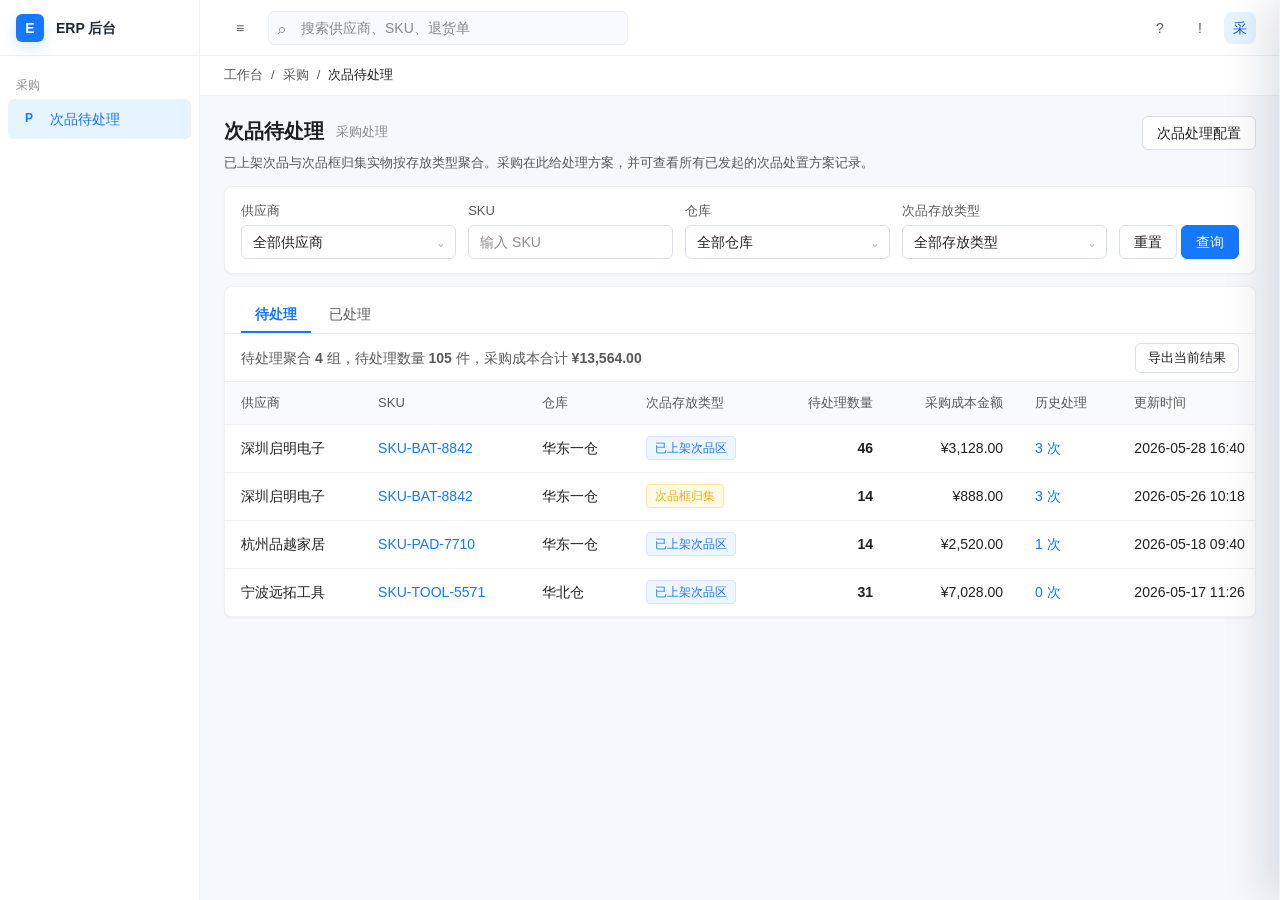
<file: index.html>
<!DOCTYPE html>
<html lang="zh-CN">
<head>
  <meta charset="UTF-8" />
  <meta name="viewport" content="width=device-width, initial-scale=1.0" />
  <title>次品待处理原型</title>
  <link rel="stylesheet" href="assets/tokens.css" />
  <link rel="stylesheet" href="./styles.css" />
</head>
<body>
  <div class="c-shell" data-component="ErpShell" data-collapsed="false">
    <aside class="c-shell__sider" aria-label="主导航">
      <div class="c-shell__brand">
        <span class="c-shell__brand-logo">E</span>
        <span class="c-shell__brand-text">ERP 后台</span>
      </div>
      <ul class="c-shell__menu" role="menu">
        <li class="c-shell__menu-group">采购</li>
        <li class="c-shell__menu-item c-shell__menu-item--active" role="menuitem">
          <span class="c-shell__menu-icon">P</span>
          <span>次品待处理</span>
        </li>
      </ul>
    </aside>

    <header class="c-shell__header">
      <button class="c-icon-btn" title="折叠菜单" data-action="collapse" type="button">≡</button>
      <div class="c-shell__header-search">
        <span class="c-shell__header-search-icon">⌕</span>
        <input class="input" data-field="global-search" placeholder="搜索供应商、SKU、退货单" />
      </div>
      <div class="c-shell__header-actions">
        <button class="c-icon-btn" title="帮助" type="button">?</button>
        <button class="c-icon-btn" title="通知" type="button">!</button>
        <div class="c-shell__avatar" title="采购用户">采</div>
      </div>
    </header>

    <nav class="c-shell__crumb" aria-label="面包屑">
      <a href="#">工作台</a>
      <span class="c-shell__crumb-sep">/</span>
      <span>采购</span>
      <span class="c-shell__crumb-sep">/</span>
      <span class="c-shell__crumb-current">次品待处理</span>
    </nav>

    <main class="c-shell__content">
      <header class="c-page-header" data-component="PageHeaderBar">
        <div>
          <h1 class="c-page-header__title">
            次品待处理
            <span class="c-page-header__title-extra">采购处理</span>
          </h1>
          <p class="c-page-header__desc">已上架次品与次品框归集实物按存放类型聚合。采购在此给处理方案，并可查看所有已发起的次品处置方案记录。</p>
        </div>
        <div class="c-page-header__actions">
          <button class="btn" data-action="open-config" type="button">次品处理配置</button>
        </div>
      </header>

      <section class="c-filter" data-component="QueryFilterBar">
        <div class="c-filter__row">
          <label class="c-filter__field">
            <span class="c-filter__label">供应商</span>
            <div class="c-select" data-select="supplier" data-value="">
              <button class="c-select__trigger" type="button" data-action="toggle-select">全部供应商</button>
              <div class="c-select__menu">
                <button class="c-select__option c-select__option--active" type="button" data-value="">全部供应商</button>
                <button class="c-select__option" type="button" data-value="深圳启明电子">深圳启明电子</button>
                <button class="c-select__option" type="button" data-value="杭州品越家居">杭州品越家居</button>
                <button class="c-select__option" type="button" data-value="宁波远拓工具">宁波远拓工具</button>
              </div>
            </div>
          </label>
          <label class="c-filter__field">
            <span class="c-filter__label">SKU</span>
            <input class="input" data-field="sku-filter" placeholder="输入 SKU" />
          </label>
          <label class="c-filter__field">
            <span class="c-filter__label">仓库</span>
            <div class="c-select" data-select="warehouse" data-value="">
              <button class="c-select__trigger" type="button" data-action="toggle-select">全部仓库</button>
              <div class="c-select__menu">
                <button class="c-select__option c-select__option--active" type="button" data-value="">全部仓库</button>
                <button class="c-select__option" type="button" data-value="华东一仓">华东一仓</button>
                <button class="c-select__option" type="button" data-value="华南二仓">华南二仓</button>
                <button class="c-select__option" type="button" data-value="华北仓">华北仓</button>
              </div>
            </div>
          </label>
          <label class="c-filter__field">
            <span class="c-filter__label">次品存放类型</span>
            <div class="c-select" data-select="source" data-value="">
              <button class="c-select__trigger" type="button" data-action="toggle-select">全部存放类型</button>
              <div class="c-select__menu">
                <button class="c-select__option c-select__option--active" type="button" data-value="">全部存放类型</button>
                <button class="c-select__option" type="button" data-value="putaway">已上架次品区</button>
                <button class="c-select__option" type="button" data-value="temporary">次品框归集</button>
              </div>
            </div>
          </label>
          <div class="c-filter__field c-filter__actions">
            <button class="btn" data-action="reset-filter" type="button">重置</button>
            <button class="btn btn--primary" data-action="query-filter" type="button">查询</button>
          </div>
        </div>
      </section>

      <section class="c-table-panel" data-component="DataTablePanel">
        <div class="c-tabs c-tabs--panel" role="tablist" aria-label="次品处理池数据视图">
          <button class="c-tabs__item c-tabs__item--active" data-pool-tab="pending" type="button" role="tab" aria-selected="true">待处理</button>
          <button class="c-tabs__item" data-pool-tab="records" type="button" role="tab" aria-selected="false">已处理</button>
        </div>
        <div class="c-table-panel__toolbar">
          <div class="c-table-panel__summary" data-role="table-summary">待处理聚合 <strong>4</strong> 组，待处理数量 <strong>105</strong> 件，采购成本合计 <strong>¥13,564.00</strong></div>
          <div class="c-table-panel__tools">
            <button class="btn btn--sm" type="button">导出当前结果</button>
          </div>
        </div>
        <div class="c-table-scroll" data-pool-panel="pending">
        <table class="c-table c-table--wide">
          <thead>
            <tr>
              <th>供应商</th>
              <th>SKU</th>
              <th>仓库</th>
              <th>次品存放类型</th>
              <th class="c-table__cell--num">待处理数量</th>
              <th class="c-table__cell--num">采购成本金额</th>
              <th>历史处理</th>
              <th>更新时间</th>
              <th class="c-table__cell--actions">操作</th>
            </tr>
          </thead>
          <tbody data-role="pending-body">
            <tr data-row="pending" data-source="putaway" data-defective-qty="46" data-total-cost="3128" data-supplier="深圳启明电子" data-sku="SKU-BAT-8842" data-warehouse="华东一仓" data-history-count="3">
              <td>深圳启明电子</td>
              <td><a class="link" data-action="open-pending-detail">SKU-BAT-8842</a></td>
              <td>华东一仓</td>
              <td><span class="tag tag--processing">已上架次品区</span></td>
              <td class="c-table__cell--num"><strong>46</strong></td>
              <td class="c-table__cell--num">¥3,128.00</td>
              <td><a class="link" data-action="open-history">3 次</a></td>
              <td>2026-05-28 16:40</td>
              <td class="c-table__cell--actions"><a class="link" data-action="open-plan">处理方案</a></td>
            </tr>
            <tr data-row="pending" data-source="temporary" data-defective-qty="14" data-total-cost="888" data-supplier="深圳启明电子" data-sku="SKU-BAT-8842" data-warehouse="华东一仓" data-history-count="3">
              <td>深圳启明电子</td>
              <td><a class="link" data-action="open-pending-detail">SKU-BAT-8842</a></td>
              <td>华东一仓</td>
              <td><span class="tag tag--warning">次品框归集</span></td>
              <td class="c-table__cell--num"><strong>14</strong></td>
              <td class="c-table__cell--num">¥888.00</td>
              <td><a class="link" data-action="open-history">3 次</a></td>
              <td>2026-05-26 10:18</td>
              <td class="c-table__cell--actions"><a class="link" data-action="open-plan">处理方案</a></td>
            </tr>
            <tr data-row="pending" data-source="putaway" data-defective-qty="14" data-total-cost="2520" data-supplier="杭州品越家居" data-sku="SKU-PAD-7710" data-warehouse="华东一仓" data-history-count="1">
              <td>杭州品越家居</td>
              <td><a class="link" data-action="open-pending-detail">SKU-PAD-7710</a></td>
              <td>华东一仓</td>
              <td><span class="tag tag--processing">已上架次品区</span></td>
              <td class="c-table__cell--num"><strong>14</strong></td>
              <td class="c-table__cell--num">¥2,520.00</td>
              <td><a class="link" data-action="open-history">1 次</a></td>
              <td>2026-05-18 09:40</td>
              <td class="c-table__cell--actions"><a class="link" data-action="open-plan">处理方案</a></td>
            </tr>
            <tr data-row="pending" data-source="putaway" data-defective-qty="31" data-total-cost="7028" data-supplier="宁波远拓工具" data-sku="SKU-TOOL-5571" data-warehouse="华北仓" data-history-count="0">
              <td>宁波远拓工具</td>
              <td><a class="link" data-action="open-pending-detail">SKU-TOOL-5571</a></td>
              <td>华北仓</td>
              <td><span class="tag tag--processing">已上架次品区</span></td>
              <td class="c-table__cell--num"><strong>31</strong></td>
              <td class="c-table__cell--num">¥7,028.00</td>
              <td><a class="link" data-action="open-history">0 次</a></td>
              <td>2026-05-17 11:26</td>
              <td class="c-table__cell--actions"><a class="link" data-action="open-plan">处理方案</a></td>
            </tr>
            <tr class="empty-row" data-role="empty-row" hidden>
              <td colspan="9">
                <div class="empty-state">暂无符合条件的次品待处理数据</div>
              </td>
            </tr>
          </tbody>
        </table>
        </div>
        <div class="c-table-scroll" data-pool-panel="records" hidden>
          <table class="c-table c-table--wide">
            <thead>
              <tr>
                <th>处置记录号</th>
                <th>发起时间</th>
                <th>供应商</th>
                <th>SKU</th>
                <th>仓库</th>
                <th>次品存放类型</th>
                <th>处置方案</th>
                <th class="c-table__cell--num">处置数量</th>
                <th>关联单据</th>
                <th>状态</th>
              </tr>
            </thead>
            <tbody>
              <tr>
                <td><a class="link">DP260528001</a></td>
                <td>2026-05-28 16:40</td>
                <td>深圳启明电子</td>
                <td>SKU-BAT-8842</td>
                <td>华东一仓</td>
                <td><span class="tag tag--processing">已上架次品区</span></td>
                <td>返修 / 返修入库</td>
                <td class="c-table__cell--num">30</td>
                <td><a class="link">RX260528001</a></td>
                <td><span class="tag tag--success">已完成</span></td>
              </tr>
              <tr>
                <td><a class="link">DP260526009</a></td>
                <td>2026-05-26 10:18</td>
                <td>深圳启明电子</td>
                <td>SKU-BAT-8842</td>
                <td>华东一仓</td>
                <td><span class="tag tag--warning">次品框归集</span></td>
                <td>返修 / 返修换货</td>
                <td class="c-table__cell--num">14</td>
                <td><a class="link">RX260526009</a></td>
                <td><span class="tag tag--processing">返修中</span></td>
              </tr>
              <tr>
                <td><a class="link">DP260518016</a></td>
                <td>2026-05-18 09:40</td>
                <td>杭州品越家居</td>
                <td>SKU-PAD-7710</td>
                <td>华东一仓</td>
                <td><span class="tag tag--processing">已上架次品区</span></td>
                <td>报损</td>
                <td class="c-table__cell--num">28</td>
                <td><a class="link">BS260518016</a></td>
                <td><span class="tag tag--success">已完成</span></td>
              </tr>
              <tr>
                <td><a class="link">DP260517003</a></td>
                <td>2026-05-17 11:26</td>
                <td>宁波远拓工具</td>
                <td>SKU-TOOL-5571</td>
                <td>华北仓</td>
                <td><span class="tag tag--processing">已上架次品区</span></td>
                <td>返修 / 返修换货</td>
                <td class="c-table__cell--num">26</td>
                <td><a class="link">RX260517003</a></td>
                <td><span class="tag tag--default">已取消</span></td>
              </tr>
              <tr>
                <td><a class="link">DP260514002</a></td>
                <td>2026-05-14 15:06</td>
                <td>广州蓝森户外</td>
                <td>SKU-CAMP-1208</td>
                <td>华南二仓</td>
                <td><span class="tag tag--warning">次品框归集</span></td>
                <td>报损</td>
                <td class="c-table__cell--num">18</td>
                <td><a class="link">BS260514002</a></td>
                <td><span class="tag tag--processing">审核中</span></td>
              </tr>
            </tbody>
          </table>
        </div>
      </section>
    </main>
  </div>

  <div class="c-drawer-mask" data-action="close-drawer"></div>
  <aside class="c-drawer" data-component="DetailDrawer" data-open="false" role="dialog" aria-labelledby="drawer-title">
    <div class="c-drawer__head">
      <h2 class="c-drawer__title" id="drawer-title">次品待处理详情</h2>
      <button class="c-icon-btn" data-action="close-drawer" title="关闭" type="button">×</button>
    </div>
    <div class="c-drawer__meta">
      <span class="tag tag--warning">次品库存</span>
      <span>待采购处理</span>
    </div>
    <nav class="c-drawer__tabs">
      <button class="c-drawer__tab" aria-selected="true" data-tab="stock" type="button">库存来源</button>
      <button class="c-drawer__tab" aria-selected="false" data-tab="log" type="button">操作日志</button>
    </nav>
    <div class="c-drawer__body">
      <div data-tab-pane="stock">
        <table class="c-table">
          <thead>
            <tr><th>退货收货单</th><th>收货时间</th><th class="c-table__cell--num">数量</th></tr>
          </thead>
          <tbody>
            <tr><td>RT-IN-20260520-0089</td><td>2026-05-20 15:12</td><td class="c-table__cell--num">12</td></tr>
            <tr><td>RT-IN-20260521-0034</td><td>2026-05-21 11:30</td><td class="c-table__cell--num">18</td></tr>
            <tr><td>RT-IN-20260522-0017</td><td>2026-05-22 09:14</td><td class="c-table__cell--num">16</td></tr>
          </tbody>
        </table>
      </div>
      <div data-tab-pane="log" hidden>
        <ul class="c-timeline">
          <li class="c-timeline__item">
            <div class="c-timeline__time">2026-05-22 09:14:22</div>
            <div class="c-timeline__title">次品区库存新增</div>
            <div class="c-timeline__detail">仓库质检为次品后按配置上架到次品区，库存属性为不可用。</div>
          </li>
        </ul>
      </div>
    </div>
    <footer class="c-drawer__foot">
      <button class="btn" data-action="close-drawer" type="button">关闭</button>
    </footer>
  </aside>

  <div class="c-modal-mask" data-action="close-modal"></div>
  <section class="c-modal c-modal--wide" data-component="CreateModal" data-open="false" role="dialog" aria-labelledby="modal-title">
    <header class="c-modal__head">
      <h2 id="modal-title">弹窗</h2>
      <button class="c-icon-btn" data-action="close-modal" title="关闭" type="button">×</button>
    </header>
    <div class="c-modal__body" id="modal-body"></div>
    <footer class="c-modal__foot">
      <button class="btn" data-action="close-modal" type="button">取消</button>
      <button class="btn btn--primary" data-action="confirm-modal" type="button">确认</button>
    </footer>
  </section>

  <div class="toast" data-visible="false">已保存</div>
  <script src="./script.js"></script>
</body>
</html>
</file>
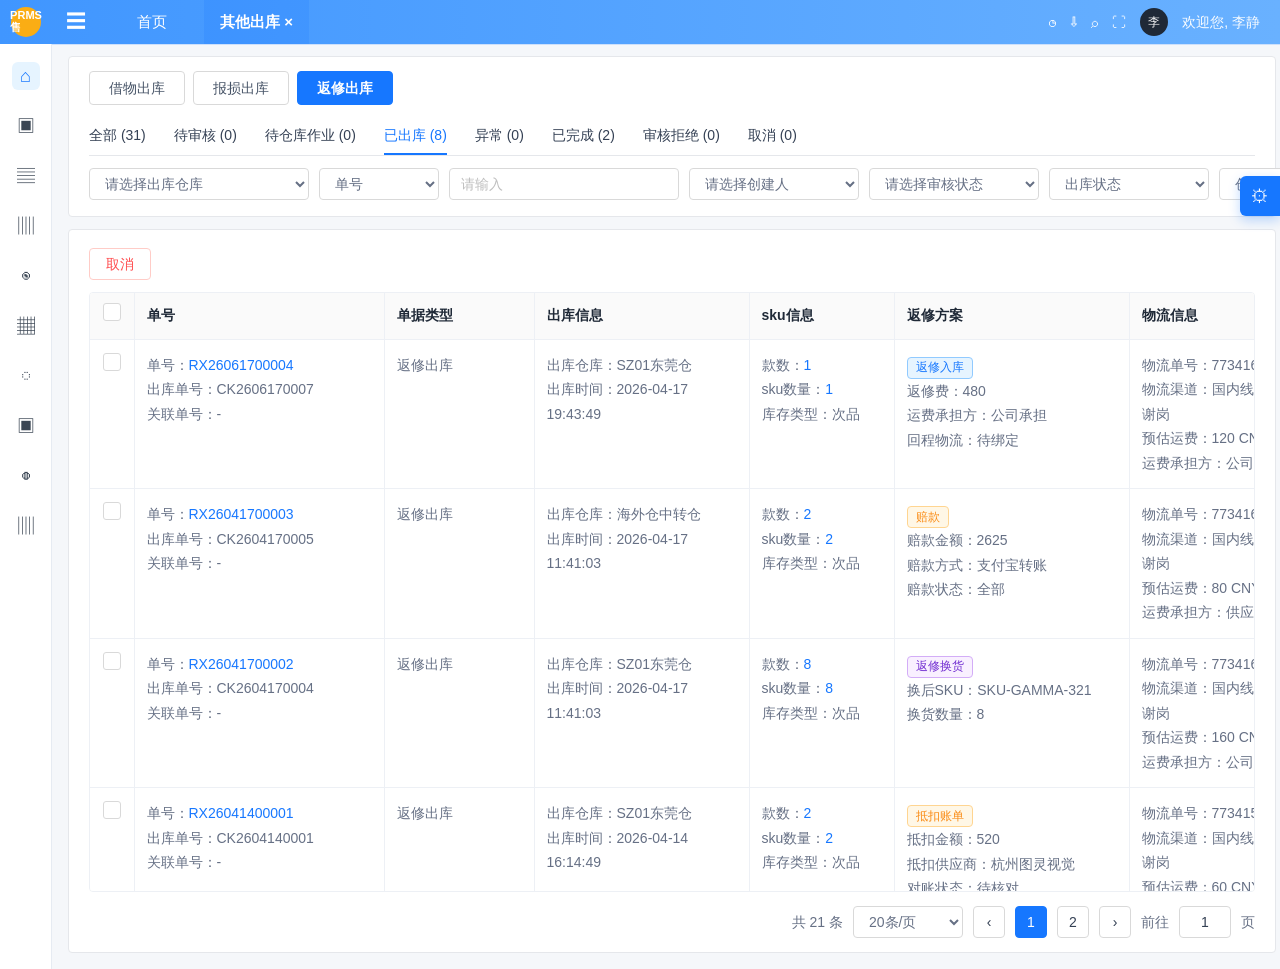
<file: other-outbound-repair/index.html>
<!doctype html>
<html lang="zh-CN">
<head>
  <meta charset="UTF-8" />
  <meta name="viewport" content="width=device-width, initial-scale=1.0" />
  <title>其他出库 - 返修出库</title>
  <style>
    :root {
      --primary: #1677ff;
      --primary-hover: #4096ff;
      --danger: #ff4d4f;
      --warning: #faad14;
      --purple: #722ed1;
      --text: #1f2937;
      --sub: #667085;
      --border: #d9d9d9;
      --line: #edf0f5;
      --bg: #f5f7fa;
      --header: #4096ff;
    }
    * { box-sizing: border-box; }
    body {
      margin: 0;
      background: var(--bg);
      color: var(--text);
      font-family: -apple-system, BlinkMacSystemFont, "Segoe UI", "PingFang SC", "Microsoft YaHei", Arial, sans-serif;
      font-size: 14px;
      line-height: 1.5715;
    }
    button, input, select { font: inherit; }
    .topbar {
      height: 44px;
      background: linear-gradient(90deg, #4096ff 0%, #69b1ff 100%);
      color: #fff;
      display: flex;
      align-items: center;
      box-shadow: 0 1px 0 rgba(22, 119, 255, .18);
    }
    .brand {
      width: 52px;
      height: 44px;
      display: flex;
      align-items: center;
      justify-content: center;
    }
    .brand-badge {
      width: 30px;
      height: 30px;
      border-radius: 50%;
      background: #faad14;
      display: flex;
      align-items: center;
      justify-content: center;
      font-size: 11px;
      font-weight: 700;
      line-height: 1.05;
    }
    .menu-toggle {
      width: 48px;
      text-align: center;
      font-size: 20px;
    }
    .main-nav {
      height: 44px;
      display: flex;
      align-items: stretch;
    }
    .main-nav a {
      min-width: 104px;
      padding: 0 16px;
      color: #fff;
      text-decoration: none;
      display: flex;
      align-items: center;
      justify-content: center;
      font-size: 15px;
    }
    .main-nav a.active {
      background: rgba(22, 119, 255, .18);
      font-weight: 600;
    }
    .top-actions {
      margin-left: auto;
      display: flex;
      align-items: center;
      gap: 14px;
      padding-right: 20px;
      color: rgba(255,255,255,.95);
    }
    .avatar {
      width: 28px;
      height: 28px;
      border-radius: 50%;
      background: #1f2937;
      display: inline-flex;
      align-items: center;
      justify-content: center;
      font-size: 12px;
    }
    .layout {
      display: grid;
      grid-template-columns: 52px minmax(1240px, 1fr);
      min-height: calc(100vh - 44px);
    }
    .sidebar {
      background: #fff;
      border-right: 1px solid #e6ebf2;
      padding-top: 18px;
      display: flex;
      flex-direction: column;
      align-items: center;
      gap: 22px;
    }
    .side-icon {
      width: 28px;
      height: 28px;
      color: #3b4654;
      display: flex;
      align-items: center;
      justify-content: center;
      border-radius: 6px;
      font-size: 18px;
    }
    .side-icon.active {
      background: #e6f4ff;
      color: var(--primary);
    }
    .content {
      padding: 12px 16px 16px;
      overflow-x: auto;
    }
    .card {
      background: #fff;
      border-radius: 4px;
      box-shadow: none;
      border: 1px solid #e5e7eb;
    }
    .filter-card {
      padding: 14px 20px 16px;
      margin-bottom: 12px;
    }
    .biz-tabs {
      display: flex;
      align-items: center;
      gap: 8px;
      margin-bottom: 12px;
    }
    .biz-tab {
      height: 34px;
      min-width: 96px;
      padding: 0 18px;
      border: 1px solid var(--border);
      background: #fff;
      color: #475467;
      border-radius: 4px;
      cursor: pointer;
      transition: all .18s;
    }
    .biz-tab:hover {
      color: var(--primary);
      border-color: var(--primary-hover);
    }
    .biz-tab.active {
      background: var(--primary);
      border-color: var(--primary);
      color: #fff;
      font-weight: 600;
    }
    .state-tabs {
      display: flex;
      align-items: center;
      gap: 28px;
      min-height: 38px;
      border-bottom: 1px solid #e5e7eb;
      margin-bottom: 12px;
      overflow-x: auto;
      white-space: nowrap;
    }
    .state-tab {
      height: 38px;
      color: #344054;
      cursor: pointer;
      border-bottom: 2px solid transparent;
      display: flex;
      align-items: center;
      transition: all .18s;
    }
    .state-tab:hover { color: var(--primary); }
    .state-tab.active {
      color: var(--primary);
      border-bottom-color: var(--primary);
      font-weight: 500;
    }
    .filters {
      display: grid;
      grid-template-columns: 220px 120px 230px 170px 170px 160px 160px minmax(230px, 1fr) auto auto;
      gap: 10px;
      align-items: center;
    }
    .input, .select {
      width: 100%;
      height: 32px;
      border: 1px solid var(--border);
      border-radius: 4px;
      background: #fff;
      color: #344054;
      padding: 0 11px;
      outline: none;
      transition: border-color .18s, box-shadow .18s;
    }
    textarea.input {
      height: 72px;
      padding: 8px 11px;
      resize: none;
    }
    .input:focus, .select:focus, .date-range:focus-within {
      border-color: var(--primary);
      box-shadow: 0 0 0 2px rgba(22, 119, 255, .1);
    }
    .input::placeholder { color: #bfbfbf; }
    .select { color: #667085; }
    .date-range {
      display: grid;
      grid-template-columns: 1fr 24px 1fr;
      align-items: center;
      border: 1px solid var(--border);
      border-radius: 4px;
      height: 32px;
      padding: 0 10px;
      color: #98a2b3;
      transition: border-color .18s, box-shadow .18s;
    }
    .date-range input {
      border: 0;
      outline: 0;
      min-width: 0;
      color: #344054;
    }
    .btn {
      height: 32px;
      border: 1px solid var(--border);
      border-radius: 4px;
      padding: 0 16px;
      background: #fff;
      color: #344054;
      cursor: pointer;
      white-space: nowrap;
      transition: all .18s;
    }
    .btn:hover {
      color: var(--primary);
      border-color: var(--primary-hover);
    }
    .btn.primary {
      background: var(--primary);
      border-color: var(--primary);
      color: #fff;
      box-shadow: 0 2px 0 rgba(5, 145, 255, .1);
    }
    .btn.primary:hover {
      background: var(--primary-hover);
      border-color: var(--primary-hover);
      color: #fff;
    }
    .btn.danger-light {
      color: var(--danger);
      background: #fff;
      border-color: #ffccc7;
    }
    .table-card { padding: 18px 20px 14px; }
    .toolbar {
      display: flex;
      gap: 10px;
      margin-bottom: 12px;
    }
    .table-wrap {
      border: 1px solid var(--line);
      border-radius: 4px;
      overflow: auto;
      max-height: calc(100vh - 300px);
      background: #fff;
    }
    table {
      width: 100%;
      min-width: 1780px;
      border-collapse: collapse;
      table-layout: fixed;
    }
    th, td {
      border-right: 1px solid var(--line);
      border-bottom: 1px solid var(--line);
      padding: 13px 12px;
      vertical-align: top;
      text-align: left;
      line-height: 1.75;
      color: #667085;
      word-break: break-word;
    }
    th {
      position: sticky;
      top: 0;
      z-index: 1;
      height: 44px;
      padding: 10px 12px;
      color: #1f2937;
      font-weight: 600;
      background: #fafafa;
    }
    tr:hover td { background: #fafcff; }
    .check-col { width: 44px; text-align: center; }
    .order-col { width: 250px; }
    .type-col { width: 150px; }
    .warehouse-col { width: 215px; }
    .sku-col { width: 145px; }
    .solution-col { width: 235px; }
    .logistics-col { width: 225px; }
    .receiver-col { width: 260px; }
    .other-col { width: 210px; }
    .time-col { width: 250px; }
    .action-col { width: 130px; text-align: center; }
    .link, .action-link {
      color: var(--primary);
      text-decoration: none;
      cursor: pointer;
    }
    .link:hover, .action-link:hover { color: var(--primary-hover); }
    .action-link {
      display: inline-block;
      border: 0;
      background: transparent;
      padding: 0;
      line-height: 1.9;
    }
    .status-tag, .solution-tag {
      display: inline-flex;
      align-items: center;
      height: 22px;
      padding: 0 8px;
      border-radius: 4px;
      font-size: 12px;
      background: #e6f4ff;
      color: var(--primary);
      border: 1px solid #91caff;
      margin-top: 4px;
    }
    .solution-tag.refund {
      color: #fa8c16;
      background: #fff7e6;
      border-color: #ffd591;
    }
    .solution-tag.exchange {
      color: var(--purple);
      background: #f9f0ff;
      border-color: #d3adf7;
    }
    .settlement-card {
      margin-top: 12px;
      padding: 12px 14px;
      border: 1px solid #d6e4ff;
      border-radius: 4px;
      background: #f0f5ff;
      color: #475467;
      line-height: 1.8;
    }
    .settlement-card strong { color: #1f2937; }
    .checkbox {
      width: 18px;
      height: 18px;
      border: 1px solid #d9d9d9;
      border-radius: 3px;
      display: inline-block;
      background: #fff;
    }
    .pagination {
      display: flex;
      justify-content: flex-end;
      align-items: center;
      gap: 10px;
      padding-top: 14px;
      color: #667085;
    }
    .page-btn {
      min-width: 32px;
      height: 32px;
      border: 1px solid var(--border);
      background: #fff;
      color: #344054;
      border-radius: 4px;
      cursor: pointer;
    }
    .page-btn.active {
      background: var(--primary);
      color: #fff;
      border-color: var(--primary);
    }
    .setting-float {
      position: fixed;
      right: 0;
      top: 176px;
      width: 40px;
      height: 40px;
      border-radius: 6px 0 0 6px;
      background: var(--primary);
      color: #fff;
      display: flex;
      align-items: center;
      justify-content: center;
      font-size: 18px;
      box-shadow: 0 4px 12px rgba(22, 119, 255, .28);
    }
    .modal-mask {
      position: fixed;
      inset: 0;
      z-index: 20;
      display: none;
      align-items: center;
      justify-content: center;
      background: rgba(15, 23, 42, .45);
      padding: 24px;
    }
    .modal-mask.open { display: flex; }
    .modal {
      width: 560px;
      max-height: calc(100vh - 56px);
      background: #fff;
      border-radius: 6px;
      box-shadow: 0 12px 32px rgba(15, 23, 42, .22);
      display: flex;
      flex-direction: column;
      overflow: hidden;
    }
    .modal.wide { width: 980px; }
    .modal.detail { width: 1120px; }
    .modal-header {
      height: 56px;
      padding: 0 24px;
      display: flex;
      align-items: center;
      justify-content: space-between;
      border-bottom: 1px solid #f0f0f0;
      font-weight: 600;
      font-size: 16px;
    }
    .modal-close {
      border: 0;
      background: transparent;
      color: #667085;
      font-size: 20px;
      cursor: pointer;
    }
    .modal-body {
      padding: 22px 24px;
      overflow: auto;
    }
    .modal-footer {
      padding: 12px 24px;
      display: flex;
      justify-content: flex-end;
      gap: 10px;
      border-top: 1px solid #f0f0f0;
      background: #fff;
    }
    .form-grid {
      display: grid;
      grid-template-columns: repeat(2, minmax(0, 1fr));
      gap: 16px 24px;
      align-items: start;
    }
    .form-grid.three { grid-template-columns: repeat(3, minmax(0, 1fr)); }
    .form-item label {
      display: block;
      margin-bottom: 6px;
      color: #344054;
    }
    .required::before {
      content: "*";
      color: var(--danger);
      margin-right: 4px;
    }
    .form-section {
      margin-top: 18px;
      padding: 18px;
      border: 1px solid var(--line);
      border-radius: 6px;
      background: #fff;
    }
    .section-title {
      margin: 0 0 14px;
      color: #1f2937;
      font-weight: 600;
    }
    .hidden { display: none !important; }
    .upload-row {
      display: grid;
      grid-template-columns: 80px 118px;
      gap: 10px;
      align-items: center;
    }
    .upload-hint {
      color: #98a2b3;
      font-size: 12px;
      text-align: right;
    }
    .upload-box {
      width: 118px;
      height: 96px;
      border: 1px dashed #d9d9d9;
      border-radius: 4px;
      display: flex;
      flex-direction: column;
      align-items: center;
      justify-content: center;
      color: var(--primary);
      background: #fff;
      cursor: pointer;
    }
    .upload-icon {
      color: #344054;
      font-size: 22px;
      margin-bottom: 6px;
    }
    .refund-line {
      display: grid;
      grid-template-columns: 1fr 1fr 32px;
      gap: 12px;
      align-items: end;
      margin-bottom: 10px;
    }
    .add-refund {
      color: var(--primary);
      cursor: pointer;
      display: inline-flex;
      align-items: center;
      gap: 6px;
      margin: 4px 0 16px 50%;
    }
    .detail-summary {
      display: grid;
      grid-template-columns: repeat(3, minmax(0, 1fr));
      gap: 12px 28px;
      margin-bottom: 18px;
      color: #475467;
    }
    .detail-summary span {
      color: #667085;
      margin-right: 6px;
    }
    .detail-table {
      width: 100%;
      min-width: 0;
      table-layout: fixed;
      border: 1px solid var(--line);
      border-radius: 4px;
      overflow: hidden;
    }
    .detail-table th,
    .detail-table td {
      padding: 14px 12px;
      text-align: center;
      vertical-align: middle;
    }
    .detail-table th:first-child,
    .detail-table td:first-child {
      width: 80px;
    }
    .detail-table .select {
      display: inline-flex;
      width: 280px;
      align-items: center;
      justify-content: center;
    }
    .toast {
      position: fixed;
      top: 62px;
      left: 50%;
      transform: translateX(-50%);
      z-index: 40;
      display: none;
      padding: 8px 14px;
      border-radius: 4px;
      background: #f6ffed;
      color: #389e0d;
      border: 1px solid #b7eb8f;
      box-shadow: 0 6px 16px rgba(15, 23, 42, .12);
    }
    .toast.show { display: block; }
  </style>
</head>
<body>
  <header class="topbar">
    <div class="brand"><div class="brand-badge">PRMS<br>售</div></div>
    <div class="menu-toggle">☰</div>
    <nav class="main-nav">
      <a href="#">首页</a>
      <a class="active" href="#">其他出库 ×</a>
    </nav>
    <div class="top-actions">
      <span>◷</span>
      <span>⇩</span>
      <span>⌕</span>
      <span>⛶</span>
      <span class="avatar">李</span>
      <span>欢迎您, 李静</span>
    </div>
  </header>

  <div class="layout">
    <aside class="sidebar">
      <div class="side-icon active">⌂</div>
      <div class="side-icon">▣</div>
      <div class="side-icon">▤</div>
      <div class="side-icon">▥</div>
      <div class="side-icon">◉</div>
      <div class="side-icon">▦</div>
      <div class="side-icon">◌</div>
      <div class="side-icon">▣</div>
      <div class="side-icon">◍</div>
      <div class="side-icon">▥</div>
    </aside>

    <main class="content">
      <section class="card filter-card">
        <div class="biz-tabs">
          <button class="biz-tab">借物出库</button>
          <button class="biz-tab">报损出库</button>
          <button class="biz-tab active">返修出库</button>
        </div>

        <div class="state-tabs">
          <div class="state-tab">全部 (31)</div>
          <div class="state-tab">待审核 (0)</div>
          <div class="state-tab">待仓库作业 (0)</div>
          <div class="state-tab active">已出库 (8)</div>
          <div class="state-tab">异常 (0)</div>
          <div class="state-tab">已完成 (2)</div>
          <div class="state-tab">审核拒绝 (0)</div>
          <div class="state-tab">取消 (0)</div>
        </div>

        <div class="filters">
          <select class="select"><option>请选择出库仓库</option><option>SZ01东莞仓</option><option>海外仓中转仓</option></select>
          <select class="select"><option>单号</option><option>SKU</option><option>供应商</option></select>
          <input class="input" placeholder="请输入" />
          <select class="select"><option>请选择创建人</option><option>张晶</option><option>李静</option></select>
          <select class="select"><option>请选择审核状态</option><option>待审核</option><option>审核通过</option></select>
          <select class="select"><option>出库状态</option><option>待仓库作业</option><option>已出库</option><option>异常</option><option>已完成</option></select>
          <select class="select"><option>创建时间</option><option>更新时间</option></select>
          <div class="date-range"><input placeholder="开始日期" /><span>-</span><input placeholder="结束日期" /></div>
          <button class="btn primary">搜索</button>
          <button class="btn">重置</button>
        </div>
      </section>

      <section class="card table-card">
        <div class="toolbar">
          <button class="btn danger-light">取消</button>
        </div>

        <div class="table-wrap">
          <table>
            <thead>
              <tr>
                <th class="check-col"><span class="checkbox"></span></th>
                <th class="order-col">单号</th>
                <th class="type-col">单据类型</th>
                <th class="warehouse-col">出库信息</th>
                <th class="sku-col">sku信息</th>
                <th class="solution-col">返修方案</th>
                <th class="logistics-col">物流信息</th>
                <th class="receiver-col">收件人信息</th>
                <th class="other-col">其他</th>
                <th class="time-col">时间</th>
                <th class="action-col">操作</th>
              </tr>
            </thead>
            <tbody id="tableBody"></tbody>
          </table>
        </div>
        <div class="pagination">
          <span>共 21 条</span>
          <select class="select" style="width:110px;min-width:110px"><option>20条/页</option></select>
          <button class="page-btn">‹</button>
          <button class="page-btn active">1</button>
          <button class="page-btn">2</button>
          <button class="page-btn">›</button>
          <span>前往</span>
          <input class="input" style="width:52px;min-width:52px;text-align:center" value="1" />
          <span>页</span>
        </div>
      </section>
    </main>
  </div>

  <div class="setting-float">⚙</div>
  <div class="toast" id="toast">已保存</div>

  <div class="modal-mask" id="logisticsModal">
    <div class="modal">
      <div class="modal-header">
        <span>绑定物流单</span>
        <button class="modal-close" data-close="logisticsModal">×</button>
      </div>
      <div class="modal-body">
        <div class="form-grid">
          <div class="form-item">
            <label>单号</label>
            <input class="input" id="logisticsOrderNo" disabled />
          </div>
          <div class="form-item">
            <label>供应商</label>
            <input class="input" id="logisticsVendor" disabled />
          </div>
          <div class="form-item">
            <label class="required">物流单号</label>
            <input class="input" id="logisticsNo" placeholder="请输入返修回程物流单号" />
          </div>
          <div class="form-item">
            <label>物流渠道</label>
            <select class="select" id="logisticsChannel">
              <option>顺丰速运</option>
              <option>申通快递</option>
              <option>京东物流</option>
              <option>供应商自送</option>
            </select>
          </div>
        </div>
      </div>
      <div class="modal-footer">
        <button class="btn" data-close="logisticsModal">取消</button>
        <button class="btn primary" id="saveLogistics">保存</button>
      </div>
    </div>
  </div>

  <div class="modal-mask" id="detailModal">
    <div class="modal detail">
      <div class="modal-header">
        <span>查看</span>
        <button class="modal-close" data-close="detailModal">×</button>
      </div>
      <div class="modal-body">
        <div class="detail-summary">
          <div><span>单据类型：</span>返修出库</div>
          <div><span>出库仓库：</span><strong id="detailWarehouse">-</strong></div>
          <div><span>供应商：</span><strong id="detailVendor">-</strong></div>
          <div><span>审核负责人：</span>朱丽洁</div>
          <div><span>责任部门：</span>产品开发中心-工业开发部</div>
          <div><span>库存类型：</span>次品</div>
          <div style="grid-column:1 / -1"><span>备注：</span><strong id="detailRemark">供应商返修出库，仓库按单拣货出库。</strong></div>
        </div>
        <table class="detail-table">
          <thead>
            <tr>
              <th>序号</th>
              <th>SKU</th>
              <th>采购单</th>
              <th>申请数量</th>
            </tr>
          </thead>
          <tbody id="detailSkuBody"></tbody>
        </table>
      </div>
      <div class="modal-footer">
        <button class="btn primary" data-close="detailModal">关闭</button>
      </div>
    </div>
  </div>

  <div class="modal-mask" id="schemeModal">
    <div class="modal wide">
      <div class="modal-header">
        <span>编辑返修方案</span>
        <button class="modal-close" data-close="schemeModal">×</button>
      </div>
      <div class="modal-body">
        <div class="form-grid three">
          <div class="form-item">
            <label>单号</label>
            <input class="input" id="schemeOrderNo" disabled />
          </div>
          <div class="form-item">
            <label>SKU</label>
            <input class="input" id="schemeSku" disabled />
          </div>
          <div class="form-item">
            <label class="required">返修方案</label>
            <select class="select" id="schemeType">
              <option value="返修入库">返修入库</option>
              <option value="赔款">赔款</option>
              <option value="抵扣账单">抵扣账单</option>
              <option value="返修换货">返修换货</option>
            </select>
          </div>
        </div>

        <div class="form-section">
          <p class="section-title">费用信息</p>
          <div class="form-grid three">
            <div class="form-item">
              <label>返修费</label>
              <input class="input" id="repairFee" type="number" min="0" placeholder="请输入返修费" />
            </div>
            <div class="form-item">
              <label>预估运费</label>
              <input class="input" id="freightAmount" type="number" min="0" placeholder="请输入预估运费" />
            </div>
            <div class="form-item">
              <label>运费承担方</label>
              <select class="select" id="freightBearer">
                <option>公司承担</option>
                <option>供应商承担</option>
              </select>
            </div>
          </div>
        </div>

        <div class="form-section" id="repairInboundSection">
          <p class="section-title">返修入库信息</p>
          <div class="form-grid">
            <div class="form-item">
              <label>预计返修完成时间</label>
              <input class="input" type="date" id="expectedInboundDate" />
            </div>
            <div class="form-item">
              <label>备注</label>
              <input class="input" id="repairRemark" placeholder="请输入备注" />
            </div>
          </div>
        </div>

        <div class="form-section hidden" id="refundSection">
          <p class="section-title" id="settlementSectionTitle">赔款信息</p>
          <div id="compensationFields">
            <div class="refund-line">
              <div class="form-item">
                <label class="required">赔款金额</label>
                <input class="input" id="refundAmount" type="number" min="0" placeholder="请输入赔款金额" />
              </div>
              <div class="form-item">
                <label>流水</label>
                <input class="input" id="refundSerialNo" placeholder="请输入流水号" />
              </div>
              <button class="btn" title="删除">⌫</button>
            </div>
            <span class="add-refund">⊕ 添加赔款</span>
            <div class="form-grid three">
              <div class="form-item">
                <label class="required">赔款方式</label>
                <select class="select" id="refundMethod">
                  <option>支付宝转账</option>
                  <option>银行卡转账</option>
                </select>
              </div>
              <div class="form-item">
                <label class="required">赔款状态</label>
                <select class="select" id="refundStatus">
                  <option>部分</option>
                  <option>全部</option>
                </select>
              </div>
              <div class="form-item">
                <label>实际退款金额</label>
                <input class="input" id="actualRefundAmount" value="0" disabled />
              </div>
              <div class="form-item">
                <label>凭证</label>
                <div class="upload-row">
                  <div class="upload-hint">jpg,jpeg,png</div>
                  <div class="upload-box">
                    <span class="upload-icon">☁</span>
                    <span>点击上传图片</span>
                  </div>
                </div>
              </div>
            </div>
          </div>
          <div class="form-grid hidden" id="deductFields">
            <div class="form-item">
              <label class="required">抵扣金额</label>
              <input class="input" id="deductAmount" type="number" min="0" placeholder="请输入抵扣金额" />
            </div>
            <div class="form-item">
              <label>抵扣供应商</label>
              <input class="input" id="deductSupplier" disabled />
            </div>
          </div>
          <div class="settlement-card" id="settlementPreview"></div>
        </div>

        <div class="form-section hidden" id="exchangeSection">
          <p class="section-title">返修换货信息</p>
          <div class="form-grid">
            <div class="form-item">
              <label class="required">更换后SKU</label>
              <input class="input" id="exchangeSku" placeholder="请输入更换后SKU" />
            </div>
            <div class="form-item">
              <label class="required">更换数量</label>
              <input class="input" id="exchangeQty" type="number" min="1" placeholder="请输入数量" />
            </div>
          </div>
        </div>
      </div>
      <div class="modal-footer">
        <button class="btn" data-close="schemeModal">取消</button>
        <button class="btn primary" id="saveScheme">保存方案</button>
      </div>
    </div>
  </div>

  <script>
    let currentRowIndex = 0;
    const rows = [
      { no:'RX26061700004', out:'CK2606170007', warehouse:'SZ01东莞仓', time:'2026-04-17 19:43:49', style:1, qty:1, sku:'SKU-ALPHA-001', vendor:'深圳启明电子', status:'已出库', solution:'返修入库', returnLogistics:'', logistics:'773416468912182', channel:'国内线下-申通快递-谢岗', receiver:'张晶', phone:'18975537514', address:'中国广东省深圳市龙岗区金鸿德电商产业园C栋5楼（前台收）', create:'2026-04-17 15:22:49', update:'2026-04-21 11:02:38' },
      { no:'RX26041700003', out:'CK2604170005', warehouse:'海外仓中转仓', time:'2026-04-17 11:41:03', style:2, qty:2, sku:'SKU-BETA-118', vendor:'宁波辰禾能源', status:'已出库', solution:'赔款', refundAmount:'2625', logistics:'773416385726759', channel:'国内线下-申通快递-谢岗', receiver:'张晶', phone:'18975537514', address:'中国广东省深圳市龙岗区金鸿德电商产业园C栋5楼（前台收）', create:'2026-04-17 10:35:21', update:'2026-04-21 11:02:34' },
      { no:'RX26041700002', out:'CK2604170004', warehouse:'SZ01东莞仓', time:'2026-04-17 11:41:03', style:8, qty:8, sku:'SKU-GAMMA-320', vendor:'苏州松岭科技', status:'已出库', solution:'返修换货', exchangeSku:'SKU-GAMMA-321', exchangeQty:8, logistics:'773416385726759', channel:'国内线下-申通快递-谢岗', receiver:'张晶', phone:'18975537514', address:'中国广东省深圳市龙岗区金鸿德电商产业园C栋5楼（前台收）', create:'2026-04-17 10:34:25', update:'2026-04-21 11:01:52' },
      { no:'RX26041400001', out:'CK2604140001', warehouse:'SZ01东莞仓', time:'2026-04-14 16:14:49', style:2, qty:2, sku:'SKU-DELTA-056', vendor:'杭州图灵视觉', status:'已出库', solution:'返修入库', returnLogistics:'SF2604148891', logistics:'773415920201178', channel:'国内线下-申通快递-谢岗', receiver:'张晶', phone:'18975537514', address:'中国广东省深圳市龙岗区金鸿德电商产业园C栋5楼（前台收）', create:'2026-04-14 10:41:06', update:'2026-04-21 11:01:48' },
      { no:'RX26041000002', out:'CK2604100002', warehouse:'SZ01东莞仓', time:'2026-04-10 18:46:37', style:2, qty:2, sku:'SKU-EPS-205', vendor:'东莞锐鑫电子', status:'已出库', solution:'返修入库', returnLogistics:'', logistics:'773415281422994', channel:'淘宝-申通（谢岗）', receiver:'张晶', phone:'18975537514', address:'中国广东省深圳市龙岗区金鸿德电商产业园C栋5楼（前台收）', create:'2026-04-10 11:07:04', update:'2026-04-17 09:48:53' }
    ];

    rows.forEach(row => {
      const feeMap = {
        RX26061700004: { repairFee: '480', freightAmount: '120', freightBearer: '公司承担' },
        RX26041700003: { solution: '赔款', settlementType: '赔款', compensationMethod: '支付宝转账', settlementStatus: '全部', repairFee: '0', freightAmount: '80', freightBearer: '供应商承担', refundAmount: '2625', refundSerialNo: 'ZFB202604170003' },
        RX26041700002: { repairFee: '680', freightAmount: '160', freightBearer: '公司承担' },
        RX26041400001: { solution: '抵扣账单', settlementType: '抵扣账单', settlementStatus: '待核对', repairFee: '0', freightAmount: '60', freightBearer: '供应商承担', refundAmount: '520' },
        RX26041000002: { repairFee: '300', freightAmount: '90', freightBearer: '公司承担' },
      };
      Object.assign(row, feeMap[row.no] || {});
    });

    const body = document.querySelector('#tableBody');
    const solutionClass = solution => (solution === '赔款' || solution === '抵扣账单') ? 'refund' : solution === '返修换货' ? 'exchange' : '';

    function renderRows() {
      body.innerHTML = rows.map((row, index) => {
        const logisticsAction = row.solution === '返修入库'
          ? `<button class="action-link" data-action="bind-logistics" data-index="${index}">绑定物流单</button><br>`
          : '';
        const solutionDetail = row.solution === '赔款'
          ? `赔款金额：${row.refundAmount || '-'}<br>赔款方式：${row.compensationMethod || '-'}<br>赔款状态：${row.settlementStatus || '-'}`
          : row.solution === '抵扣账单'
            ? `抵扣金额：${row.refundAmount || '-'}<br>抵扣供应商：${row.vendor}<br>对账状态：${row.settlementStatus || '待核对'}`
            : row.solution === '返修换货'
              ? `换后SKU：${row.exchangeSku || '-'}<br>换货数量：${row.exchangeQty || '-'}`
              : `返修费：${row.repairFee || 0}<br>运费承担方：${row.freightBearer || '-'}<br>回程物流：${row.returnLogistics || '待绑定'}`;
        return `
          <tr>
            <td class="check-col"><span class="checkbox"></span></td>
            <td>
              单号：<a class="link" data-action="view" data-index="${index}">${row.no}</a><br>
              出库单号：${row.out}<br>
              关联单号：-
            </td>
            <td>返修出库</td>
            <td>出库仓库：${row.warehouse}<br>出库时间：${row.time}</td>
            <td>
              款数：<a class="link">${row.style}</a><br>
              sku数量：<a class="link">${row.qty}</a><br>
              库存类型：次品
            </td>
            <td><span class="solution-tag ${solutionClass(row.solution)}">${row.solution}</span><br>${solutionDetail}</td>
            <td>物流单号：${row.logistics}<br>物流渠道：${row.channel}<br>预估运费：${row.freightAmount || '-'} CNY<br>运费承担方：${row.freightBearer || '-'}</td>
            <td>收件人：${row.receiver}<br>收件电话：${row.phone}<br>收件人地址：${row.address}</td>
            <td>所属部门：产品开发中心-工业开发部<br>备注：返修出库<br>附件：<a class="link">上传</a></td>
            <td>创建人：张晶<br>创建时间：${row.create}<br>更新人：张晶<br>更新时间：${row.update}</td>
            <td class="action-col">
              <button class="action-link" data-action="view" data-index="${index}">查看</button><br>
              ${logisticsAction}
              <button class="action-link" data-action="edit-scheme" data-index="${index}">编辑</button><br>
              <button class="action-link" data-action="log" data-index="${index}">日志</button>
            </td>
          </tr>
        `;
      }).join('');
    }

    function openModal(id) {
      document.getElementById(id).classList.add('open');
    }

    function closeModal(id) {
      document.getElementById(id).classList.remove('open');
    }

    function showToast(text) {
      const toast = document.getElementById('toast');
      toast.textContent = text;
      toast.classList.add('show');
      setTimeout(() => toast.classList.remove('show'), 1600);
    }

    function switchSchemeSections() {
      const type = document.getElementById('schemeType').value;
      document.getElementById('repairInboundSection').classList.toggle('hidden', type !== '返修入库');
      document.getElementById('refundSection').classList.toggle('hidden', type !== '赔款' && type !== '抵扣账单');
      document.getElementById('exchangeSection').classList.toggle('hidden', type !== '返修换货');
      document.getElementById('compensationFields').classList.toggle('hidden', type !== '赔款');
      document.getElementById('deductFields').classList.toggle('hidden', type !== '抵扣账单');
      document.getElementById('settlementSectionTitle').textContent = type === '抵扣账单' ? '抵扣信息' : '赔款信息';
      if (type === '赔款') {
        document.getElementById('actualRefundAmount').value = document.getElementById('refundAmount').value || '0';
      }
      if (type === '抵扣账单') {
        document.getElementById('deductAmount').value = document.getElementById('deductAmount').value || document.getElementById('refundAmount').value || '0';
        document.getElementById('deductSupplier').value = rows[currentRowIndex]?.vendor || '';
      }
      updateSettlementPreview();
    }

    function updateSettlementPreview() {
      const preview = document.getElementById('settlementPreview');
      if (!preview) return;
      const type = document.getElementById('schemeType').value;
      const amount = document.getElementById('refundAmount').value || '0';
      if (type === '抵扣账单') {
        const deductAmount = document.getElementById('deductAmount').value || amount;
        const supplier = document.getElementById('deductSupplier').value || '-';
        preview.innerHTML = `将生成供应商对账单数据，抵扣金额 <strong>${deductAmount}</strong>，抵扣供应商 <strong>${supplier}</strong>，状态 <strong>待核对</strong>。`;
        return;
      }
      if (type === '赔款') {
        document.getElementById('actualRefundAmount').value = amount;
        preview.innerHTML = `记录赔款金额 <strong>${amount}</strong>，赔款方式 <strong>${document.getElementById('refundMethod').value}</strong>，赔款状态 <strong>${document.getElementById('refundStatus').value}</strong>。`;
        return;
      }
      preview.innerHTML = '';
    }

    function openDetail(index) {
      currentRowIndex = Number(index);
      const row = rows[currentRowIndex];
      const skuRows = Array.from({ length: Math.min(Number(row.style) || 1, 4) }, (_, itemIndex) => {
        const sku = itemIndex === 0 ? row.sku : `${row.sku}-${String(itemIndex + 1).padStart(2, '0')}`;
        const qty = itemIndex === 0 ? row.qty : 1;
        const purchaseNo = `PO${row.out.replace(/\D/g, '').slice(0, 10)}-${String(itemIndex + 1).padStart(2, '0')}`;
        return `
          <tr>
            <td>${itemIndex + 1}</td>
            <td>${sku}</td>
            <td><span class="select">${purchaseNo}</span></td>
            <td>${qty}</td>
          </tr>
        `;
      }).join('');
      document.getElementById('detailWarehouse').textContent = row.warehouse;
      document.getElementById('detailVendor').textContent = row.vendor;
      document.getElementById('detailRemark').textContent = `供应商 ${row.vendor} 返修出库，共 ${row.style} 个 SKU，${row.qty} 件次品，处理方案为 ${row.solution}。`;
      document.getElementById('detailSkuBody').innerHTML = skuRows;
      openModal('detailModal');
    }

    function openLogistics(index) {
      currentRowIndex = Number(index);
      const row = rows[currentRowIndex];
      document.getElementById('logisticsOrderNo').value = row.no;
      document.getElementById('logisticsVendor').value = row.vendor;
      document.getElementById('logisticsNo').value = row.returnLogistics || '';
      openModal('logisticsModal');
    }

    function openScheme(index) {
      currentRowIndex = Number(index);
      const row = rows[currentRowIndex];
      document.getElementById('schemeOrderNo').value = row.no;
      document.getElementById('schemeSku').value = row.sku;
      document.getElementById('schemeType').value = row.solution;
      document.getElementById('repairFee').value = row.repairFee || 0;
      document.getElementById('freightAmount').value = row.freightAmount || 0;
      document.getElementById('freightBearer').value = row.freightBearer || '公司承担';
      document.getElementById('refundAmount').value = row.refundAmount || '';
      document.getElementById('refundSerialNo').value = row.refundSerialNo || '';
      document.getElementById('refundMethod').value = row.compensationMethod || '支付宝转账';
      document.getElementById('refundStatus').value = row.solution === '赔款' ? (row.settlementStatus || '部分') : '部分';
      document.getElementById('actualRefundAmount').value = row.refundAmount || '0';
      document.getElementById('deductAmount').value = row.refundAmount || '';
      document.getElementById('deductSupplier').value = row.vendor;
      document.getElementById('exchangeSku').value = row.exchangeSku || '';
      document.getElementById('exchangeQty').value = row.exchangeQty || row.qty;
      switchSchemeSections();
      openModal('schemeModal');
    }

    renderRows();

    document.querySelectorAll('.biz-tab').forEach(tab => {
      tab.addEventListener('click', () => {
        document.querySelectorAll('.biz-tab').forEach(item => item.classList.remove('active'));
        tab.classList.add('active');
      });
    });
    document.querySelectorAll('.state-tab').forEach(tab => {
      tab.addEventListener('click', () => {
        document.querySelectorAll('.state-tab').forEach(item => item.classList.remove('active'));
        tab.classList.add('active');
      });
    });
    document.addEventListener('click', event => {
      const target = event.target;
      const closeId = target.dataset && target.dataset.close;
      if (closeId) closeModal(closeId);
      if (!target.dataset || !target.dataset.action) return;
      const { action, index } = target.dataset;
      if (action === 'bind-logistics') openLogistics(index);
      if (action === 'edit-scheme') openScheme(index);
      if (action === 'view') openDetail(index);
      if (action === 'log') showToast('打开操作日志');
    });
    document.getElementById('schemeType').addEventListener('change', switchSchemeSections);
    document.getElementById('refundAmount').addEventListener('input', updateSettlementPreview);
    document.getElementById('deductAmount').addEventListener('input', updateSettlementPreview);
    document.getElementById('refundStatus').addEventListener('change', updateSettlementPreview);
    document.getElementById('refundMethod').addEventListener('change', () => {
      updateSettlementPreview();
    });
    document.getElementById('saveLogistics').addEventListener('click', () => {
      rows[currentRowIndex].returnLogistics = document.getElementById('logisticsNo').value || '待绑定';
      closeModal('logisticsModal');
      renderRows();
      showToast('物流单号已绑定');
    });
    document.getElementById('saveScheme').addEventListener('click', () => {
      const row = rows[currentRowIndex];
      row.solution = document.getElementById('schemeType').value;
      row.repairFee = document.getElementById('repairFee').value || '0';
      row.freightAmount = document.getElementById('freightAmount').value || '0';
      row.freightBearer = document.getElementById('freightBearer').value;
      row.refundAmount = row.solution === '抵扣账单' ? document.getElementById('deductAmount').value : document.getElementById('refundAmount').value;
      row.settlementType = row.solution;
      row.compensationMethod = document.getElementById('refundMethod').value;
      row.settlementStatus = row.solution === '抵扣账单' ? '待核对' : document.getElementById('refundStatus').value;
      row.refundSerialNo = document.getElementById('refundSerialNo').value;
      row.exchangeSku = document.getElementById('exchangeSku').value;
      row.exchangeQty = document.getElementById('exchangeQty').value;
      closeModal('schemeModal');
      renderRows();
      showToast(row.solution === '抵扣账单' ? '方案已保存，供应商对账单数据待核对' : row.solution === '赔款' ? '方案已保存，供应商赔款金额已记录' : '返修方案已保存');
    });
  </script>
</body>
</html>
</file>
<file: assets/tokens.css>
/* ============================================================
   ERP UI Library · Foundation Tokens (v0.2)
   Baseline: Ant Design Pro v6 style semantics
   Theme modes: Default / Dark / Glass
   ============================================================ */

:root,
[data-theme="default"],
.theme-default {
  /* ---------- Brand ---------- */
  --color-primary-1: #e6f4ff;
  --color-primary-3: #91caff;
  --color-primary-6: #1677ff;
  --color-primary-7: #0958d9;
  --color-primary-bg: var(--color-primary-1);

  /* ---------- Status ---------- */
  --color-success: #52c41a;
  --color-success-bg: #f6ffed;
  --color-success-border: #b7eb8f;
  --color-warning: #faad14;
  --color-warning-bg: #fffbe6;
  --color-warning-border: #ffe58f;
  --color-error: #ff4d4f;
  --color-error-bg: #fff2f0;
  --color-error-border: #ffccc7;
  --color-info: #1677ff;

  /* ---------- Text ---------- */
  --color-text: rgba(0, 0, 0, 0.88);
  --color-text-secondary: rgba(0, 0, 0, 0.65);
  --color-text-tertiary: rgba(0, 0, 0, 0.45);
  --color-text-disabled: rgba(0, 0, 0, 0.25);
  --color-text-on-primary: #ffffff;
  --color-text-link: var(--color-primary-6);

  /* ---------- Background ---------- */
  --color-bg-layout: #f5f7fa;
  --color-bg-container: #ffffff;
  --color-bg-elevated: #ffffff;
  --color-bg-spotlight: #fafafa;
  --color-bg-disabled: rgba(0, 0, 0, 0.04);
  --color-bg-mask: rgba(0, 0, 0, 0.45);

  /* ---------- Border ---------- */
  --color-border: #d9d9d9;
  --color-border-secondary: #f0f0f0;
  --color-split: #f0f0f0;

  /* ---------- Typography ---------- */
  --font-family: -apple-system, BlinkMacSystemFont, "Segoe UI", "PingFang SC",
    "Hiragino Sans GB", "Microsoft YaHei", "Helvetica Neue", Arial, sans-serif;
  --font-size-xs: 12px;
  --font-size-sm: 13px;
  --font-size: 14px;
  --font-size-lg: 16px;
  --font-size-xl: 18px;
  --font-size-2xl: 20px;
  --font-size-3xl: 24px;
  --font-weight-regular: 400;
  --font-weight-medium: 500;
  --font-weight-semibold: 600;
  --line-height-base: 1.5715;

  /* ---------- Spacing ---------- */
  --space-1: 4px;
  --space-2: 8px;
  --space-3: 12px;
  --space-4: 16px;
  --space-5: 20px;
  --space-6: 24px;
  --space-8: 32px;
  --space-10: 40px;

  /* ---------- Radius ---------- */
  --radius-sm: 4px;
  --radius: 6px;
  --radius-lg: 8px;
  --radius-pill: 999px;

  /* ---------- Shadow ---------- */
  --shadow-1: 0 1px 2px 0 rgba(0, 0, 0, 0.03), 0 1px 6px -1px rgba(0, 0, 0, 0.02);
  --shadow-2: 0 6px 16px 0 rgba(0, 0, 0, 0.08), 0 3px 6px -4px rgba(0, 0, 0, 0.12);
  --shadow-drawer: -6px 0 16px 0 rgba(0, 0, 0, 0.08);
  --shadow-modal: 0 6px 16px 0 rgba(0, 0, 0, 0.08), 0 3px 6px -4px rgba(0, 0, 0, 0.12);

  /* ---------- Layout ---------- */
  --layout-sider-width: 200px;
  --layout-sider-collapsed-width: 64px;
  --layout-header-height: 56px;
  --layout-breadcrumb-height: 40px;
  --layout-page-padding: 24px;
  --layout-drawer-width: 67vw;
  --layout-content-max-width: 1440px;

  /* ---------- Control ---------- */
  --control-height-sm: 24px;
  --control-height: 32px;
  --control-height-lg: 40px;
  --table-row-height-compact: 40px;
  --table-row-height: 48px;

  /* ---------- Motion / Layer ---------- */
  --motion-fast: 100ms cubic-bezier(0.4, 0, 0.2, 1);
  --motion: 200ms cubic-bezier(0.4, 0, 0.2, 1);
  --motion-slow: 300ms cubic-bezier(0.4, 0, 0.2, 1);
  --z-drawer: 900;
  --z-modal: 1000;
  --z-tooltip: 1200;
}

[data-theme="dark"],
.theme-dark {
  --color-primary-6: #3c9eff;
  --color-primary-7: #177ddc;
  --color-primary-bg: rgba(60, 158, 255, 0.18);
  --color-success: #49aa19;
  --color-warning: #d89614;
  --color-error: #dc4446;
  --color-text: rgba(255, 255, 255, 0.92);
  --color-text-secondary: rgba(255, 255, 255, 0.72);
  --color-text-tertiary: rgba(255, 255, 255, 0.52);
  --color-text-disabled: rgba(255, 255, 255, 0.34);
  --color-bg-layout: #0f1115;
  --color-bg-container: #14171d;
  --color-bg-elevated: #1b1f27;
  --color-bg-spotlight: rgba(255, 255, 255, 0.08);
  --color-bg-disabled: rgba(255, 255, 255, 0.08);
  --color-border: rgba(255, 255, 255, 0.18);
  --color-border-secondary: rgba(255, 255, 255, 0.12);
  --color-split: rgba(255, 255, 255, 0.12);
  --shadow-1: 0 4px 16px rgba(0, 0, 0, 0.28);
  --shadow-2: 0 10px 28px rgba(0, 0, 0, 0.36);
}

[data-theme="glass"],
.theme-glass {
  --color-primary-6: #5aa9ff;
  --color-primary-7: #4e9bff;
  --color-primary-bg: rgba(90, 169, 255, 0.2);
  --color-text: rgba(255, 255, 255, 0.92);
  --color-text-secondary: rgba(255, 255, 255, 0.78);
  --color-text-tertiary: rgba(255, 255, 255, 0.58);
  --color-text-disabled: rgba(255, 255, 255, 0.36);
  --color-bg-layout: rgba(15, 17, 21, 0.72);
  --color-bg-container: rgba(255, 255, 255, 0.18);
  --color-bg-elevated: rgba(255, 255, 255, 0.24);
  --color-bg-spotlight: rgba(255, 255, 255, 0.14);
  --color-bg-disabled: rgba(255, 255, 255, 0.1);
  --color-border: rgba(255, 255, 255, 0.3);
  --color-border-secondary: rgba(255, 255, 255, 0.24);
  --color-split: rgba(255, 255, 255, 0.22);
  --shadow-1: 0 8px 24px rgba(0, 0, 0, 0.24);
  --shadow-2: 0 12px 32px rgba(0, 0, 0, 0.32);
}

body {
  margin: 0;
  font-family: var(--font-family);
  font-size: var(--font-size);
  line-height: var(--line-height-base);
  color: var(--color-text);
  background: var(--color-bg-layout);
}

* { box-sizing: border-box; }

.surface-panel {
  background: var(--color-bg-container);
  border: 1px solid var(--color-border-secondary);
  border-radius: var(--radius-lg);
  box-shadow: var(--shadow-1);
}

.text-secondary { color: var(--color-text-secondary); }
.text-tertiary { color: var(--color-text-tertiary); }

.tag {
  display: inline-flex;
  align-items: center;
  height: 22px;
  padding: 0 8px;
  border-radius: var(--radius-sm);
  font-size: var(--font-size-xs);
  border: 1px solid transparent;
}
.tag--default { background: var(--color-bg-spotlight); color: var(--color-text); border-color: var(--color-border-secondary); }
.tag--processing { background: var(--color-primary-bg); color: var(--color-primary-7); border-color: var(--color-primary-3); }
.tag--success { background: var(--color-success-bg); color: var(--color-success); border-color: var(--color-success-border); }
.tag--warning { background: var(--color-warning-bg); color: var(--color-warning); border-color: var(--color-warning-border); }
.tag--error { background: var(--color-error-bg); color: var(--color-error); border-color: var(--color-error-border); }

/* ---------- Button family: v6 semantics ---------- */
.btn {
  display: inline-flex;
  align-items: center;
  justify-content: center;
  gap: var(--space-2);
  height: var(--control-height);
  padding: 0 var(--space-4);
  border-radius: var(--radius);
  border: 1px solid var(--color-border);
  background: var(--color-bg-container);
  color: var(--color-text);
  font-size: var(--font-size);
  cursor: pointer;
  transition: all var(--motion);
}
.btn:disabled,
.btn[aria-disabled="true"] {
  background: var(--color-bg-disabled);
  color: var(--color-text-disabled);
  border-color: var(--color-border);
  cursor: not-allowed;
}

/* Backward-compatible helpers */
.btn--primary { background: var(--color-primary-6); color: var(--color-text-on-primary); border-color: var(--color-primary-6); }
.btn--danger { background: var(--color-error); color: #fff; border-color: var(--color-error); }
.btn--text { border-color: transparent; background: transparent; }
.btn--sm { height: var(--control-height-sm); padding: 0 var(--space-3); font-size: var(--font-size-sm); }
.btn--lg { height: var(--control-height-lg); padding: 0 var(--space-5); }

/* v6 semantic helpers */
.btn--solid.btn--color-primary { background: var(--color-primary-6); color: var(--color-text-on-primary); border-color: var(--color-primary-6); }
.btn--outlined.btn--color-primary { background: var(--color-bg-container); color: var(--color-primary-6); border-color: var(--color-primary-6); }
.btn--text.btn--color-primary,
.btn--link.btn--color-primary { color: var(--color-primary-6); border-color: transparent; background: transparent; }

.btn--solid.btn--color-danger { background: var(--color-error); color: #fff; border-color: var(--color-error); }
.btn--outlined.btn--color-danger { background: var(--color-bg-container); color: var(--color-error); border-color: var(--color-error); }
.btn--text.btn--color-danger,
.btn--link.btn--color-danger { color: var(--color-error); border-color: transparent; background: transparent; }

.btn--outlined:hover { background: var(--color-bg-spotlight); }
.btn--text:hover,
.btn--link:hover { background: var(--color-bg-spotlight); }

.input,
.select {
  height: var(--control-height);
  padding: 0 var(--space-3);
  border: 1px solid var(--color-border);
  border-radius: var(--radius);
  background: var(--color-bg-container);
  color: var(--color-text);
  font-size: var(--font-size);
  outline: none;
  transition: border-color var(--motion);
}
.input::placeholder { color: var(--color-text-tertiary); }
.input:focus,
.select:focus { border-color: var(--color-primary-6); }

.link { color: var(--color-primary-6); text-decoration: none; }
.link:hover { color: var(--color-primary-7); text-decoration: underline; }
</file>
<file: styles.css>
.c-shell [hidden],
.c-drawer [hidden],
.c-modal [hidden] {
  display: none !important;
}

body {
  margin: 0;
  background: #f6f8fb;
  color: var(--color-text);
  font-family: var(--font-family);
}

button,
input {
  font: inherit;
}

.c-shell {
  display: grid;
  grid-template-columns: var(--layout-sider-width) 1fr;
  grid-template-rows: var(--layout-header-height) var(--layout-breadcrumb-height) 1fr;
  grid-template-areas:
    "sider header"
    "sider crumb"
    "sider content";
  min-height: 100vh;
}

.c-shell[data-collapsed="true"] {
  grid-template-columns: var(--layout-sider-collapsed-width) 1fr;
}

.c-shell__sider {
  grid-area: sider;
  background: #fff;
  color: var(--color-text);
  border-right: 1px solid #edf0f5;
}

.c-shell__brand {
  height: var(--layout-header-height);
  display: flex;
  align-items: center;
  gap: var(--space-3);
  padding: 0 var(--space-4);
  color: #1f2937;
  font-weight: var(--font-weight-semibold);
  border-bottom: 1px solid #edf0f5;
}

.c-shell__brand-logo {
  width: 28px;
  height: 28px;
  border-radius: 6px;
  background: #1677ff;
  box-shadow: 0 6px 14px rgba(22, 119, 255, .16);
  display: inline-flex;
  align-items: center;
  justify-content: center;
  color: #fff;
}

.c-shell__menu {
  list-style: none;
  margin: 0;
  padding: var(--space-2) 0;
}

.c-shell__menu-group {
  padding: var(--space-3) var(--space-4) var(--space-1);
  font-size: var(--font-size-xs);
  color: var(--color-text-tertiary);
}

.c-shell__menu-item {
  height: var(--control-height-lg);
  margin: 0 var(--space-2);
  padding: 0 var(--space-3);
  display: flex;
  align-items: center;
  gap: var(--space-3);
  color: var(--color-text-secondary);
  border-radius: 6px;
}

.c-shell__menu-item--active {
  color: var(--color-primary-6);
  background: var(--color-primary-1);
  font-weight: var(--font-weight-medium);
}

.c-shell__menu-icon {
  width: 18px;
  text-align: center;
  font-size: var(--font-size-xs);
  font-weight: var(--font-weight-semibold);
}

.c-shell__header {
  grid-area: header;
  height: var(--layout-header-height);
  background: rgba(255, 255, 255, .96);
  border-bottom: 1px solid #edf0f5;
  display: flex;
  align-items: center;
  gap: var(--space-3);
  padding: 0 var(--space-6);
}

.c-icon-btn {
  width: 32px;
  height: 32px;
  border: 0;
  border-radius: 6px;
  background: transparent;
  color: var(--color-text-secondary);
  cursor: pointer;
}

.c-icon-btn:hover {
  background: var(--color-bg-spotlight);
  color: var(--color-text);
}

.c-shell__header-search {
  position: relative;
  width: 360px;
}

.c-shell__header-search .input {
  width: 100%;
  padding-left: 32px;
  background: #f7f9fc;
  border-color: #edf0f5;
}

.c-shell__header-search-icon {
  position: absolute;
  left: 10px;
  top: 50%;
  transform: translateY(-50%);
  color: var(--color-text-tertiary);
}

.c-shell__header-actions {
  margin-left: auto;
  display: flex;
  align-items: center;
  gap: var(--space-2);
}

.c-shell__avatar {
  width: 32px;
  height: 32px;
  border-radius: 8px;
  display: flex;
  align-items: center;
  justify-content: center;
  background: var(--color-primary-1);
  color: var(--color-primary-7);
}

.c-shell__crumb {
  grid-area: crumb;
  display: flex;
  align-items: center;
  padding: 0 var(--space-6);
  gap: var(--space-2);
  background: rgba(255, 255, 255, .96);
  border-bottom: 1px solid #edf0f5;
  color: var(--color-text-secondary);
  font-size: var(--font-size-sm);
}

.c-shell__crumb a {
  color: var(--color-text-secondary);
  text-decoration: none;
}

.c-shell__crumb-current {
  color: var(--color-text);
}

.c-shell__content {
  grid-area: content;
  padding: 20px 24px 24px;
  overflow: auto;
}

.c-page-header {
  display: flex;
  align-items: flex-start;
  justify-content: space-between;
  gap: var(--space-4);
  margin-bottom: var(--space-3);
}

.c-page-header__title {
  margin: 0;
  display: flex;
  align-items: center;
  gap: var(--space-3);
  font-size: 20px;
  font-weight: var(--font-weight-semibold);
}

.c-page-header__title-extra {
  color: var(--color-text-tertiary);
  font-size: var(--font-size-sm);
  font-weight: var(--font-weight-regular);
}

.c-page-header__desc {
  margin: 6px 0 0;
  color: var(--color-text-secondary);
  font-size: var(--font-size-sm);
}

.c-filter,
.c-table-panel,
.c-modal,
.c-drawer {
  background: var(--color-bg-container);
}

.c-filter {
  border: 1px solid #edf0f5;
  border-radius: 8px;
  padding: 14px 16px;
  margin-bottom: 12px;
  box-shadow: 0 1px 2px rgba(15, 23, 42, .03);
}

.c-filter__row {
  display: grid;
  grid-template-columns: minmax(180px, 1.05fr) minmax(180px, 1fr) minmax(180px, 1fr) minmax(180px, 1fr) auto;
  gap: 12px;
  align-items: end;
}

.c-filter__field,
.form-field {
  display: flex;
  flex-direction: column;
  gap: var(--space-1);
}

.c-filter__label,
.form-field > span,
.field-label {
  color: var(--color-text-secondary);
  font-size: var(--font-size-sm);
}

.c-filter__actions {
  flex-direction: row;
  justify-content: flex-end;
}

.c-table-panel {
  border: 1px solid #edf0f5;
  border-radius: 8px;
  overflow: hidden;
  box-shadow: 0 1px 2px rgba(15, 23, 42, .03);
}

.c-tabs--panel {
  display: flex;
  gap: 4px;
  padding: 10px 16px 0;
  border-bottom: 1px solid #edf0f5;
  background: var(--color-bg-container);
}

.c-tabs__item {
  min-height: 36px;
  padding: 0 14px;
  border: 0;
  border-bottom: 2px solid transparent;
  background: transparent;
  color: var(--color-text-secondary);
  font-size: var(--font-size);
  cursor: pointer;
}

.c-tabs__item--active {
  color: var(--color-primary-6);
  border-bottom-color: var(--color-primary-6);
  font-weight: var(--font-weight-semibold);
}

.c-table-panel__toolbar {
  min-height: 48px;
  padding: 0 16px;
  border-bottom: 1px solid #edf0f5;
  display: flex;
  align-items: center;
  justify-content: space-between;
  color: var(--color-text-secondary);
}

.c-table {
  width: 100%;
  border-collapse: collapse;
  font-size: var(--font-size);
}

.c-table-scroll {
  overflow-x: auto;
}

.c-table--wide {
  min-width: 1180px;
}

.c-table--compact {
  min-width: 720px;
  table-layout: fixed;
}

.c-table--compact th,
.c-table--compact td {
  height: auto;
  padding: var(--space-2) var(--space-3);
}

.c-table th,
.c-table td {
  padding: 0 16px;
  border-bottom: 1px solid #eef2f7;
  height: 48px;
  text-align: left;
}

.c-table th {
  height: 42px;
  background: #f8fafc;
  color: var(--color-text-secondary);
  font-size: var(--font-size-sm);
  font-weight: var(--font-weight-medium);
  white-space: nowrap;
}

.c-table tbody tr:hover {
  background: #f7fbff;
}

.c-table__cell--num {
  text-align: right !important;
  font-variant-numeric: tabular-nums;
}

.c-table__cell--actions {
  text-align: right !important;
  white-space: nowrap;
}

.c-table__cell--actions .link {
  margin-left: var(--space-3);
}

.empty-state {
  padding: var(--space-8) 0;
  text-align: center;
  color: var(--color-text-tertiary);
}

.input {
  height: 34px;
  padding: 0 11px;
  border: 1px solid #d9e0ea;
  border-radius: 6px;
  background: var(--color-bg-container);
  color: var(--color-text);
  outline: 0;
}

.input:focus {
  border-color: var(--color-primary-6);
  box-shadow: 0 0 0 2px rgba(22, 119, 255, .10);
}

.input[aria-invalid="true"] {
  border-color: var(--color-error);
}

.btn {
  height: 34px;
  padding: 0 14px;
  border: 1px solid #d9e0ea;
  border-radius: 6px;
  background: var(--color-bg-container);
  color: var(--color-text);
  cursor: pointer;
  white-space: nowrap;
}

.btn:hover {
  border-color: var(--color-primary-5);
  color: var(--color-primary-6);
}

.btn--primary {
  border-color: var(--color-primary-6);
  background: var(--color-primary-6);
  color: #fff;
}

.btn--primary:hover {
  border-color: var(--color-primary-5);
  background: var(--color-primary-5);
  color: #fff;
}

.btn--danger {
  border-color: var(--color-error);
  background: var(--color-error);
  color: #fff;
}

.btn--text {
  border-color: transparent;
  background: transparent;
  color: var(--color-primary-6);
}

.btn--sm {
  height: 30px;
  padding: 0 var(--space-3);
}

.link {
  color: var(--color-primary-6);
  cursor: pointer;
  text-decoration: none;
}

.link:hover {
  color: var(--color-primary-5);
}

.text-secondary {
  color: var(--color-text-secondary);
  font-size: var(--font-size-sm);
}

.text-disabled {
  color: var(--color-text-disabled);
}

.tag {
  display: inline-flex;
  align-items: center;
  height: 24px;
  padding: 0 8px;
  border-radius: 4px;
  font-size: 12px;
}

.tag--processing {
  color: var(--color-primary-6);
  background: #eef6ff;
  border: 1px solid #cfe7ff;
}

.tag--success {
  color: var(--color-success);
  background: var(--color-success-bg);
  border: 1px solid var(--color-success-border);
}

.tag--warning {
  color: var(--color-warning);
  background: var(--color-warning-bg);
  border: 1px solid var(--color-warning-border);
}

.tag--error {
  color: var(--color-error);
  background: var(--color-error-bg);
  border: 1px solid var(--color-error-border);
}

.tag--default {
  color: var(--color-text-secondary);
  background: var(--color-bg-spotlight);
  border: 1px solid var(--color-border-secondary);
}

.c-select {
  position: relative;
  width: 100%;
}

.c-select__trigger {
  width: 100%;
  height: 34px;
  padding: 0 11px;
  border: 1px solid #d9e0ea;
  border-radius: 6px;
  background: var(--color-bg-container);
  color: var(--color-text);
  display: flex;
  align-items: center;
  justify-content: space-between;
  text-align: left;
  cursor: pointer;
}

.c-select__trigger::after {
  content: "⌄";
  color: var(--color-text-tertiary);
}

.c-select[data-open="true"] .c-select__trigger {
  border-color: var(--color-primary-6);
  box-shadow: 0 0 0 2px rgba(22, 119, 255, .10);
}

.c-select__menu {
  position: absolute;
  left: 0;
  right: 0;
  top: calc(100% + var(--space-1));
  z-index: var(--z-tooltip);
  display: none;
  padding: var(--space-1);
  background: var(--color-bg-elevated);
  border: 1px solid #edf0f5;
  border-radius: 8px;
  box-shadow: 0 8px 24px rgba(15, 23, 42, .10);
}

.c-select[data-open="true"] .c-select__menu {
  display: block;
}

.c-select__option {
  width: 100%;
  height: 34px;
  border: 0;
  border-radius: 6px;
  background: transparent;
  color: var(--color-text);
  display: flex;
  align-items: center;
  padding: 0 var(--space-3);
  cursor: pointer;
}

.c-select__option:hover,
.c-select__option--active {
  background: var(--color-primary-1);
  color: var(--color-primary-6);
}

.segmented {
  display: inline-flex;
  width: fit-content;
  height: 34px;
  padding: 2px;
  border: 1px solid #d9e0ea;
  border-radius: 6px;
  background: var(--color-bg-spotlight);
}

.plan-form .segmented {
  background: var(--color-bg-container);
}

.c-segmented__item {
  border: 0;
  border-radius: 4px;
  background: transparent;
  padding: 0 var(--space-4);
  color: var(--color-text-secondary);
  cursor: pointer;
}

.c-segmented__item--active {
  background: var(--color-primary-6);
  color: #fff;
  box-shadow: none;
}

.c-modal-mask,
.c-drawer-mask {
  position: fixed;
  inset: 0;
  display: none;
  background: var(--color-bg-mask);
  z-index: var(--z-modal);
}

.c-modal-mask[data-open="true"],
.c-drawer-mask[data-open="true"] {
  display: block;
}

.c-modal {
  position: fixed;
  top: 50%;
  left: 50%;
  width: 560px;
  max-width: calc(100vw - 48px);
  display: none;
  transform: translate(-50%, -50%);
  border: 1px solid #edf0f5;
  border-radius: 8px;
  box-shadow: 0 18px 48px rgba(15, 23, 42, .16);
  z-index: calc(var(--z-modal) + 1);
}

.c-modal--wide {
  width: 920px;
}

.c-modal[data-open="true"] {
  display: block;
}

.c-modal__head,
.c-drawer__head {
  min-height: 54px;
  padding: 0 20px;
  border-bottom: 1px solid #edf0f5;
  display: flex;
  align-items: center;
  gap: var(--space-3);
}

.c-modal__head h2,
.c-drawer__title {
  margin: 0;
  font-size: 16px;
  font-weight: var(--font-weight-semibold);
}

.c-modal__head .c-icon-btn,
.c-drawer__head .c-icon-btn {
  margin-left: auto;
}

.c-modal__body {
  max-height: 70vh;
  overflow: auto;
  padding: 18px 20px;
}

.c-modal__foot,
.c-drawer__foot {
  padding: 12px 20px;
  border-top: 1px solid #edf0f5;
  display: flex;
  justify-content: flex-end;
  gap: var(--space-2);
}

.c-modal--warning .c-modal__foot {
  display: none;
}

.c-drawer {
  position: fixed;
  top: 0;
  right: 0;
  width: var(--layout-drawer-width);
  height: 100vh;
  display: flex;
  flex-direction: column;
  transform: translateX(100%);
  transition: transform var(--motion);
  border-left: 1px solid #edf0f5;
  box-shadow: -16px 0 40px rgba(15, 23, 42, .12);
  z-index: calc(var(--z-modal) + 1);
}

.c-drawer[data-open="true"] {
  transform: translateX(0);
}

.c-drawer__meta {
  display: flex;
  gap: 10px;
  padding: 12px 20px;
  background: #f8fafc;
  color: var(--color-text-secondary);
}

.c-drawer__tabs {
  display: flex;
  gap: 22px;
  padding: 0 20px;
  border-bottom: 1px solid #edf0f5;
}

.c-drawer__tab {
  padding: var(--space-3) 0;
  border: 0;
  border-bottom: 2px solid transparent;
  background: transparent;
  color: var(--color-text-secondary);
  cursor: pointer;
}

.c-drawer__tab[aria-selected="true"] {
  color: var(--color-primary-6);
  border-bottom-color: var(--color-primary-6);
}

.c-drawer__body {
  flex: 1;
  overflow: auto;
  padding: 18px 20px;
}

.c-section-title {
  margin: 0 0 var(--space-3);
  padding-bottom: var(--space-2);
  border-bottom: 1px solid #edf0f5;
  font-size: var(--font-size);
}

.info-grid,
.c-desc {
  display: grid;
  grid-template-columns: 112px 1fr 112px 1fr;
  gap: var(--space-3) var(--space-4);
  margin: 0;
}

.info-grid dt,
.c-desc dt {
  color: var(--color-text-secondary);
}

.info-grid dd,
.c-desc dd {
  margin: 0;
}

.c-timeline {
  list-style: none;
  padding: 0;
  margin: 0;
}

.c-timeline__item {
  position: relative;
  padding: 0 0 var(--space-4) var(--space-5);
  border-left: 1px solid #d8e1ed;
}

.c-timeline__item::before {
  content: "";
  position: absolute;
  left: -5px;
  top: 2px;
  width: 8px;
  height: 8px;
  border-radius: 50%;
  background: var(--color-primary-6);
}

.c-timeline__time {
  color: var(--color-text-tertiary);
  font-size: var(--font-size-sm);
}

.c-timeline__detail {
  color: var(--color-text-secondary);
  font-size: var(--font-size-sm);
}

.modal-toolbar {
  display: flex;
  justify-content: space-between;
  align-items: flex-start;
  gap: var(--space-4);
  margin-bottom: 16px;
}

.condition-summary {
  display: flex;
  align-items: center;
  gap: var(--space-2);
  color: var(--color-text-secondary);
}

.config-form-layout {
  display: grid;
  grid-template-columns: minmax(0, 1fr) 272px;
  gap: 18px;
}

.config-base-form {
  display: grid;
  grid-template-columns: minmax(0, 1fr) minmax(0, 1fr);
  gap: 14px;
  margin-bottom: 18px;
}

.rule-builder {
  border-top: 1px solid #edf0f5;
  padding-top: 16px;
}

.rule-builder__head {
  display: flex;
  justify-content: space-between;
  align-items: center;
  margin-bottom: 14px;
}

.rule-builder__head h3 {
  margin: 0;
  padding-left: 10px;
  border-left: 3px solid var(--color-primary-6);
  font-size: 15px;
}

.condition-group {
  position: relative;
  border: 1px solid #edf0f5;
  border-radius: 8px;
  padding: 14px 14px 16px;
  margin-bottom: 22px;
  background: #fff;
  box-shadow: 0 1px 2px rgba(15, 23, 42, .03);
}

.condition-group + .condition-group {
  margin-top: calc(var(--space-6) + 18px);
}

.condition-group + .condition-group::before {
  content: "OR";
  position: absolute;
  left: 0;
  right: 0;
  top: -31px;
  display: flex;
  align-items: center;
  justify-content: center;
  color: var(--color-text-tertiary);
  font-weight: 600;
  font-size: var(--font-size);
  background: var(--color-bg-container);
  z-index: 1;
}

.condition-group + .condition-group::after {
  content: "";
  position: absolute;
  left: 0;
  right: 0;
  top: -25px;
  height: 1px;
  border-top: 1px dashed #d9e0ea;
  z-index: 0;
}

.condition-group__head {
  display: flex;
  align-items: center;
  gap: 10px;
  margin-bottom: 12px;
}

.condition-group__head .tag {
  border-color: var(--color-primary-border);
  color: var(--color-primary-6);
  background: var(--color-primary-bg);
  font-weight: 500;
}

.condition-group__delete {
  margin-left: auto;
  color: var(--color-text-secondary);
}

.condition-group__delete:hover {
  color: var(--color-primary-6);
}

.condition-row {
  display: grid;
  grid-template-columns: 224px minmax(0, 1fr) 40px;
  gap: 10px;
  align-items: center;
  margin-bottom: 10px;
}

.condition-row .c-select__trigger,
.condition-value-select .c-select__trigger {
  min-height: 36px;
  border-radius: 6px;
}

.condition-delete {
  width: 36px;
  height: 36px;
  border: 0;
  background: transparent;
  color: var(--color-text-tertiary);
  font-size: 20px;
  line-height: 1;
  cursor: pointer;
}

.condition-delete:hover {
  color: var(--color-error);
  background: var(--color-error-bg);
  border-radius: var(--radius-sm);
}

.range-inputs {
  display: grid;
  grid-template-columns: minmax(0, 1fr) 28px minmax(0, 1fr);
  gap: var(--space-2);
  align-items: center;
}

.range-inputs span {
  text-align: center;
  color: var(--color-text-secondary);
}

.sku-condition-control {
  display: grid;
  grid-template-columns: minmax(0, 1fr) 130px;
  gap: 0;
  align-items: center;
}

.sku-condition-control .input {
  height: 36px;
  border-radius: 6px 0 0 6px;
}

.sku-condition-control .btn {
  height: 36px;
  border-left: 0;
  border-radius: 0 6px 6px 0;
}

.sku-condition-control [data-role="file-name"] {
  grid-column: 1 / -1;
  margin-top: var(--space-2);
}

.import-panel {
  display: flex;
  align-items: center;
  gap: var(--space-3);
  padding: var(--space-3);
  border: 1px dashed var(--color-border);
  border-radius: var(--radius);
  background: var(--color-bg-spotlight);
}

.config-preview,
.plan-preview {
  border: 1px solid #edf0f5;
  border-radius: 8px;
  padding: 14px;
  background: #f8fafc;
}

.config-preview {
  position: sticky;
  top: 0;
  height: fit-content;
}

.config-preview h3,
.plan-preview h3 {
  margin: 0 0 var(--space-3);
  font-size: var(--font-size);
}

.preview-lines {
  display: grid;
  gap: var(--space-2);
  color: var(--color-text-secondary);
  font-size: var(--font-size-sm);
}

.plan-form {
  display: grid;
  gap: var(--space-4);
  margin-top: var(--space-5);
}

.repair-plan-panel {
  display: grid;
  gap: var(--space-3);
  padding: 14px;
  border: 1px solid #edf0f5;
  border-radius: 8px;
  background: #f8fafc;
}

.repair-plan-panel[hidden] {
  display: none;
}

.exchange-sku-list {
  display: grid;
  gap: var(--space-3);
}

.exchange-sku-list[hidden] {
  display: none;
}

.repair-fields {
  display: grid;
  grid-template-columns: repeat(2, minmax(0, 1fr));
  gap: var(--space-4);
}

.settlement-fields {
  display: grid;
  grid-template-columns: repeat(2, minmax(0, 1fr));
  gap: var(--space-4);
  padding: 14px;
  border: 1px solid #edf0f5;
  border-radius: 8px;
  background: #f8fafc;
}

.settlement-fields--compact {
  margin-top: var(--space-3);
  padding: 0;
  border: 0;
  background: transparent;
}

.compensation-fields {
  display: grid;
  gap: var(--space-3);
}

.compensation-panel {
  padding: 0;
  border: 0;
  background: transparent;
}

.compensation-panel h3 {
  margin: 0 0 16px;
  font-size: var(--font-size-md);
  line-height: var(--line-height-md);
  color: var(--color-text);
}

.compensation-row {
  display: grid;
  gap: var(--space-3);
  align-items: end;
}

.compensation-row--top {
  grid-template-columns: minmax(240px, 1fr) minmax(260px, 1fr) 36px;
}

.compensation-row--bottom {
  grid-template-columns: repeat(3, minmax(0, 1fr));
  margin-top: var(--space-4);
}

.form-field em {
  margin-right: 3px;
  color: var(--color-danger);
  font-style: normal;
}

.icon-delete {
  width: 36px;
  height: 32px;
  border: 1px solid var(--color-border);
  border-radius: 4px;
  background: #fff;
  color: var(--color-text-secondary);
  cursor: pointer;
}

.icon-delete:hover {
  color: var(--color-danger);
  border-color: var(--color-danger-border);
}

.link-add {
  display: inline-flex;
  margin: 12px 0 4px 50%;
  border: 0;
  background: transparent;
  color: var(--color-primary);
  cursor: pointer;
}

.voucher-field {
  margin-top: var(--space-4);
}

.voucher-field > span {
  display: block;
  margin-bottom: 8px;
  color: var(--color-text);
}

.voucher-upload {
  display: grid;
  grid-template-columns: 92px 132px 1fr;
  gap: var(--space-3);
  align-items: center;
}

.upload-hint {
  color: var(--color-text-tertiary);
  font-size: var(--font-size-sm);
  text-align: right;
}

.voucher-box {
  width: 132px;
  height: 108px;
  border: 1px dashed var(--color-border);
  border-radius: 6px;
  background: #fff;
  color: var(--color-primary);
  cursor: pointer;
}

.voucher-box span,
.voucher-box strong {
  display: block;
}

.voucher-box span {
  margin-bottom: 6px;
  color: var(--color-text-secondary);
  font-size: 22px;
}

.voucher-box strong {
  font-weight: 400;
}

.upload-control {
  display: flex;
  align-items: center;
  gap: var(--space-3);
}

[data-scrap-fields] {
  display: grid;
  grid-template-columns: repeat(2, minmax(0, 1fr));
  gap: var(--space-4);
}

[data-scrap-fields][hidden] {
  display: none;
}

.threshold-note,
.scrap-note,
.warning-content__title {
  padding: 10px 12px;
  border-radius: 6px;
  font-size: var(--font-size-sm);
}

.threshold-note {
  grid-column: 1 / -1;
  color: var(--color-text-secondary);
  background: var(--color-warning-bg);
  border: 1px solid var(--color-warning-border);
}

.scrap-note {
  color: var(--color-text-secondary);
  background: #f8fafc;
  border: 1px solid #edf0f5;
}

.plan-preview__grid {
  display: grid;
  grid-template-columns: repeat(3, minmax(160px, 1fr));
  gap: var(--space-3);
}

.metric {
  padding: 10px 12px;
  border-radius: 6px;
  background: var(--color-bg-container);
  border: 1px solid #edf0f5;
}

.metric span {
  display: block;
  color: var(--color-text-secondary);
  font-size: var(--font-size-sm);
}

.metric strong {
  display: block;
  margin-top: var(--space-1);
  font-size: var(--font-size-lg);
}

.metric--warning strong {
  color: var(--color-warning);
}

.metric--danger strong {
  color: var(--color-error);
}

.warning-content {
  display: grid;
  gap: var(--space-5);
}

.warning-content__title {
  color: var(--color-text);
  background: var(--color-warning-bg);
  border: 1px solid var(--color-warning-border);
  font-weight: var(--font-weight-medium);
}

.warning-content__actions {
  display: flex;
  justify-content: flex-end;
  gap: var(--space-2);
}

.toast {
  position: fixed;
  left: 50%;
  top: var(--space-6);
  transform: translateX(-50%);
  display: none;
  padding: var(--space-2) var(--space-4);
  border: 1px solid #edf0f5;
  border-radius: 6px;
  background: var(--color-bg-elevated);
  box-shadow: 0 8px 24px rgba(15, 23, 42, .12);
  z-index: var(--z-tooltip);
}

.toast[data-visible="true"] {
  display: block;
}

@media (max-width: 960px) {
  .c-shell {
    grid-template-columns: var(--layout-sider-collapsed-width) 1fr;
  }

  .c-shell__brand-text,
  .c-shell__menu-group,
  .c-shell__menu-item span:not(.c-shell__menu-icon) {
    display: none;
  }

  .c-filter__row,
  .config-form-layout,
  .config-base-form,
  .condition-row,
  .repair-fields,
  .settlement-fields,
  .compensation-row--top,
  .compensation-row--bottom,
  .voucher-upload,
  .plan-preview__grid {
    grid-template-columns: 1fr;
  }

  .link-add,
  .upload-hint {
    margin-left: 0;
    text-align: left;
  }

  .info-grid,
  .c-desc {
    grid-template-columns: 96px 1fr;
  }

  .c-drawer {
    width: 92vw;
  }

  .c-modal--wide {
    width: calc(100vw - 32px);
  }
}
</file>
